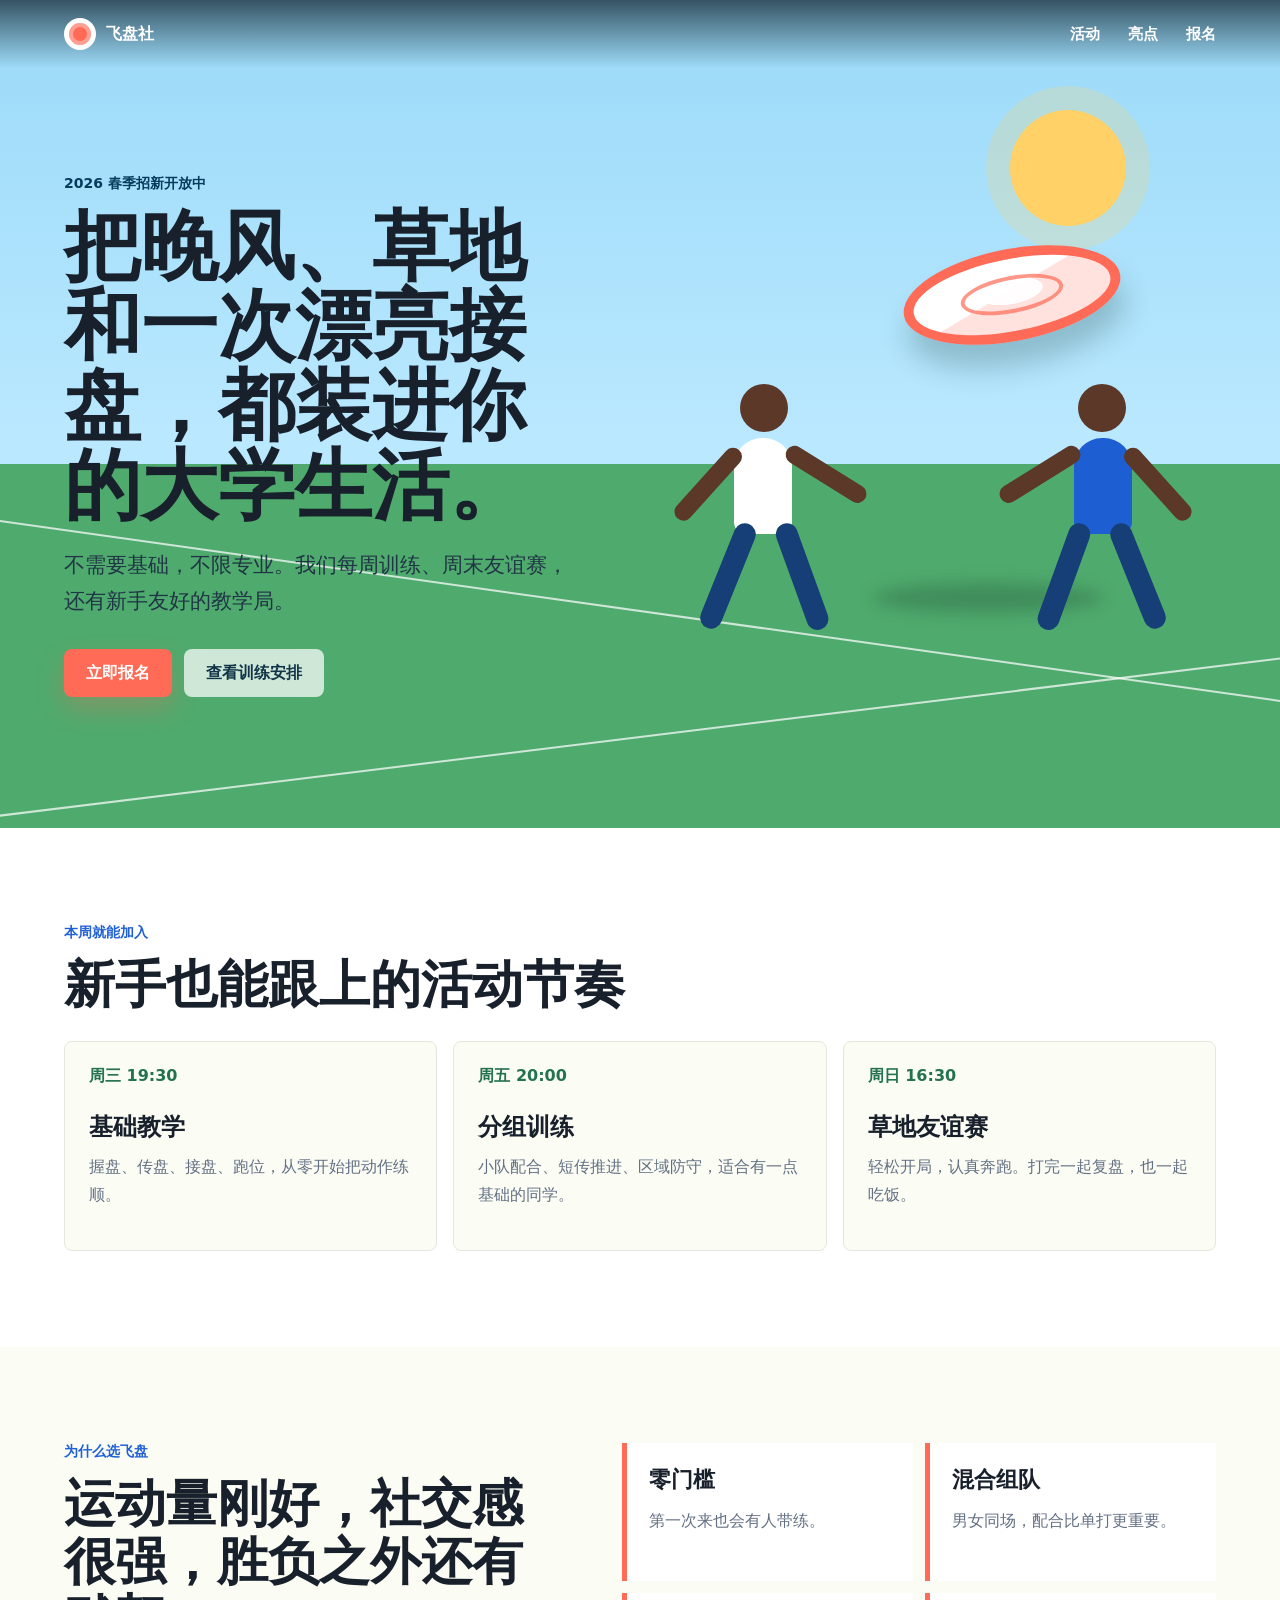
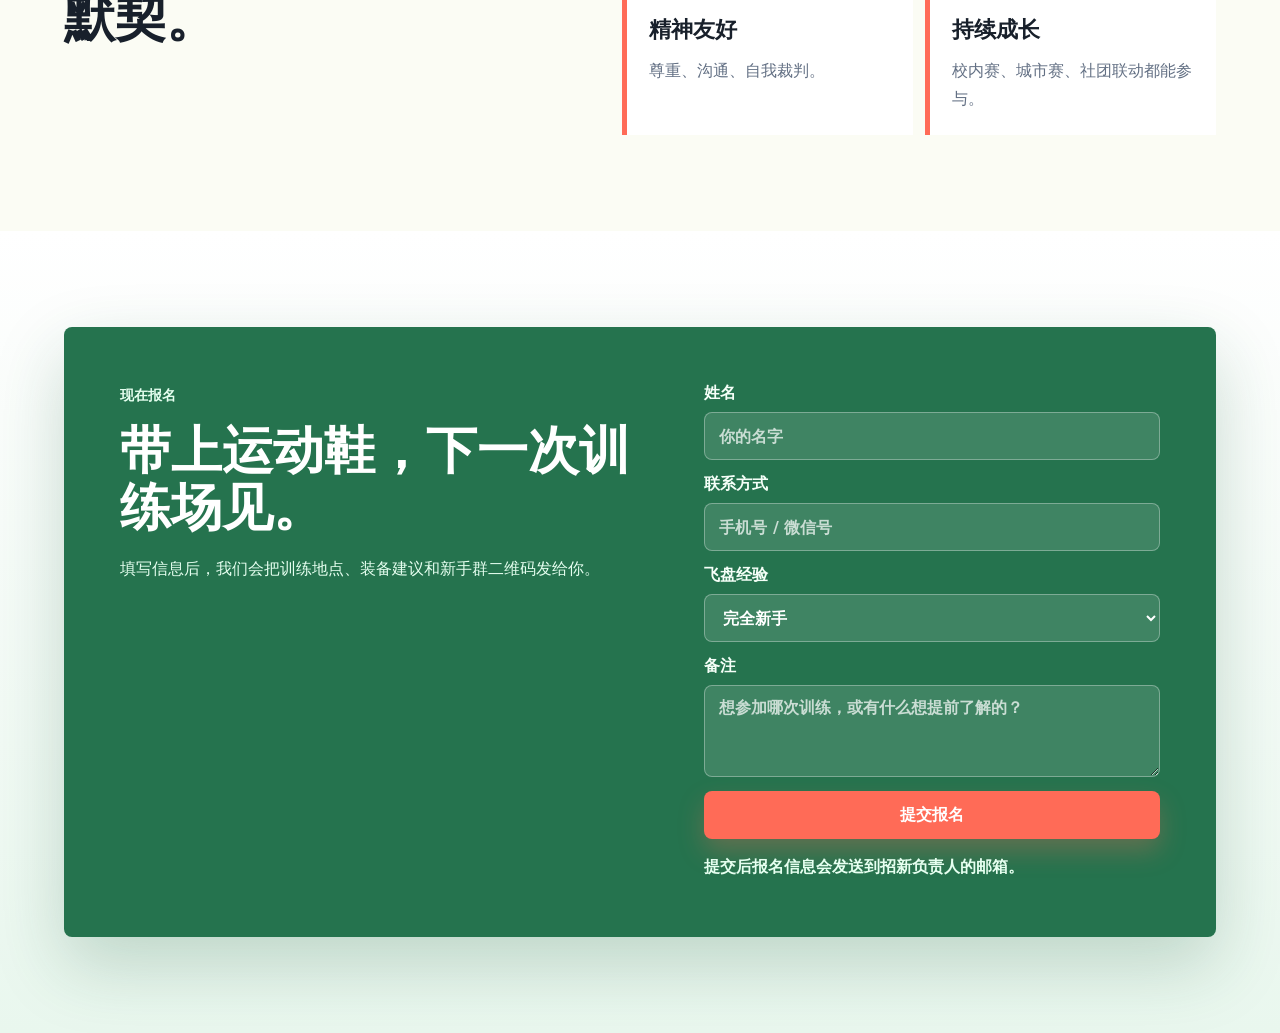
<file: index.html>
<!DOCTYPE html>
<html lang="zh-CN">
<head>
  <meta charset="UTF-8">
  <meta name="viewport" content="width=device-width, initial-scale=1.0">
  <title>飞盘社招新 | 一起起飞</title>
  <link rel="stylesheet" href="styles.css">
</head>
<body>
  <header class="topbar">
    <a class="brand" href="#home" aria-label="飞盘社首页">
      <span class="brand-mark"></span>
      <span>飞盘社</span>
    </a>
    <nav class="nav" aria-label="主要导航">
      <a href="#events">活动</a>
      <a href="#why">亮点</a>
      <a href="#join">报名</a>
    </nav>
  </header>

  <main>
    <section class="hero" id="home">
      <div class="hero-bg" aria-hidden="true">
        <div class="sun"></div>
        <div class="field-line field-line-one"></div>
        <div class="field-line field-line-two"></div>
      </div>
      <div class="hero-copy">
        <p class="eyebrow">2026 春季招新开放中</p>
        <h1>把晚风、草地和一次漂亮接盘，都装进你的大学生活。</h1>
        <p class="hero-text">
          不需要基础，不限专业。我们每周训练、周末友谊赛，还有新手友好的教学局。
        </p>
        <div class="hero-actions">
          <a class="button primary" href="#join">立即报名</a>
          <a class="button secondary" href="#events">查看训练安排</a>
        </div>
      </div>
      <div class="disc-stage" aria-label="飞盘运动插画">
        <div class="disc-shadow"></div>
        <div class="disc">
          <span></span>
        </div>
        <div class="player player-left">
          <div class="head"></div>
          <div class="body"></div>
          <div class="arm arm-back"></div>
          <div class="arm arm-front"></div>
          <div class="leg leg-back"></div>
          <div class="leg leg-front"></div>
        </div>
        <div class="player player-right">
          <div class="head"></div>
          <div class="body"></div>
          <div class="arm arm-back"></div>
          <div class="arm arm-front"></div>
          <div class="leg leg-back"></div>
          <div class="leg leg-front"></div>
        </div>
      </div>
    </section>

    <section class="section band" id="events">
      <div class="section-heading">
        <p class="eyebrow">本周就能加入</p>
        <h2>新手也能跟上的活动节奏</h2>
      </div>
      <div class="schedule">
        <article class="event-card">
          <time>周三 19:30</time>
          <h3>基础教学</h3>
          <p>握盘、传盘、接盘、跑位，从零开始把动作练顺。</p>
        </article>
        <article class="event-card">
          <time>周五 20:00</time>
          <h3>分组训练</h3>
          <p>小队配合、短传推进、区域防守，适合有一点基础的同学。</p>
        </article>
        <article class="event-card">
          <time>周日 16:30</time>
          <h3>草地友谊赛</h3>
          <p>轻松开局，认真奔跑。打完一起复盘，也一起吃饭。</p>
        </article>
      </div>
    </section>

    <section class="section split" id="why">
      <div>
        <p class="eyebrow">为什么选飞盘</p>
        <h2>运动量刚好，社交感很强，胜负之外还有默契。</h2>
      </div>
      <div class="feature-grid">
        <div class="feature">
          <strong>零门槛</strong>
          <span>第一次来也会有人带练。</span>
        </div>
        <div class="feature">
          <strong>混合组队</strong>
          <span>男女同场，配合比单打更重要。</span>
        </div>
        <div class="feature">
          <strong>精神友好</strong>
          <span>尊重、沟通、自我裁判。</span>
        </div>
        <div class="feature">
          <strong>持续成长</strong>
          <span>校内赛、城市赛、社团联动都能参与。</span>
        </div>
      </div>
    </section>

    <section class="section join" id="join">
      <div class="join-panel">
        <div>
          <p class="eyebrow">现在报名</p>
          <h2>带上运动鞋，下一次训练场见。</h2>
          <p>填写信息后，我们会把训练地点、装备建议和新手群二维码发给你。</p>
        </div>
        <form class="signup-form" action="https://formsubmit.co/tianyazhou@dicp.ac.cn" method="POST">
          <input type="hidden" name="_subject" value="新的飞盘社报名信息">
          <input type="hidden" name="_template" value="table">
          <input type="hidden" name="_next" value="https://yinyi20020212-crypto.github.io/frisbee-recruit/thanks.html">
          <label>
            姓名
            <input type="text" name="姓名" placeholder="你的名字" required>
          </label>
          <label>
            联系方式
            <input type="text" name="联系方式" placeholder="手机号 / 微信号" required>
          </label>
          <label>
            飞盘经验
            <select name="飞盘经验">
              <option>完全新手</option>
              <option>玩过几次</option>
              <option>有比赛经验</option>
            </select>
          </label>
          <label>
            备注
            <textarea name="备注" placeholder="想参加哪次训练，或有什么想提前了解的？"></textarea>
          </label>
          <button class="button primary" type="submit">提交报名</button>
          <p class="form-note" role="status">提交后报名信息会发送到招新负责人的邮箱。</p>
        </form>
      </div>
    </section>
  </main>

  <script src="script.js"></script>
</body>
</html>
</file>
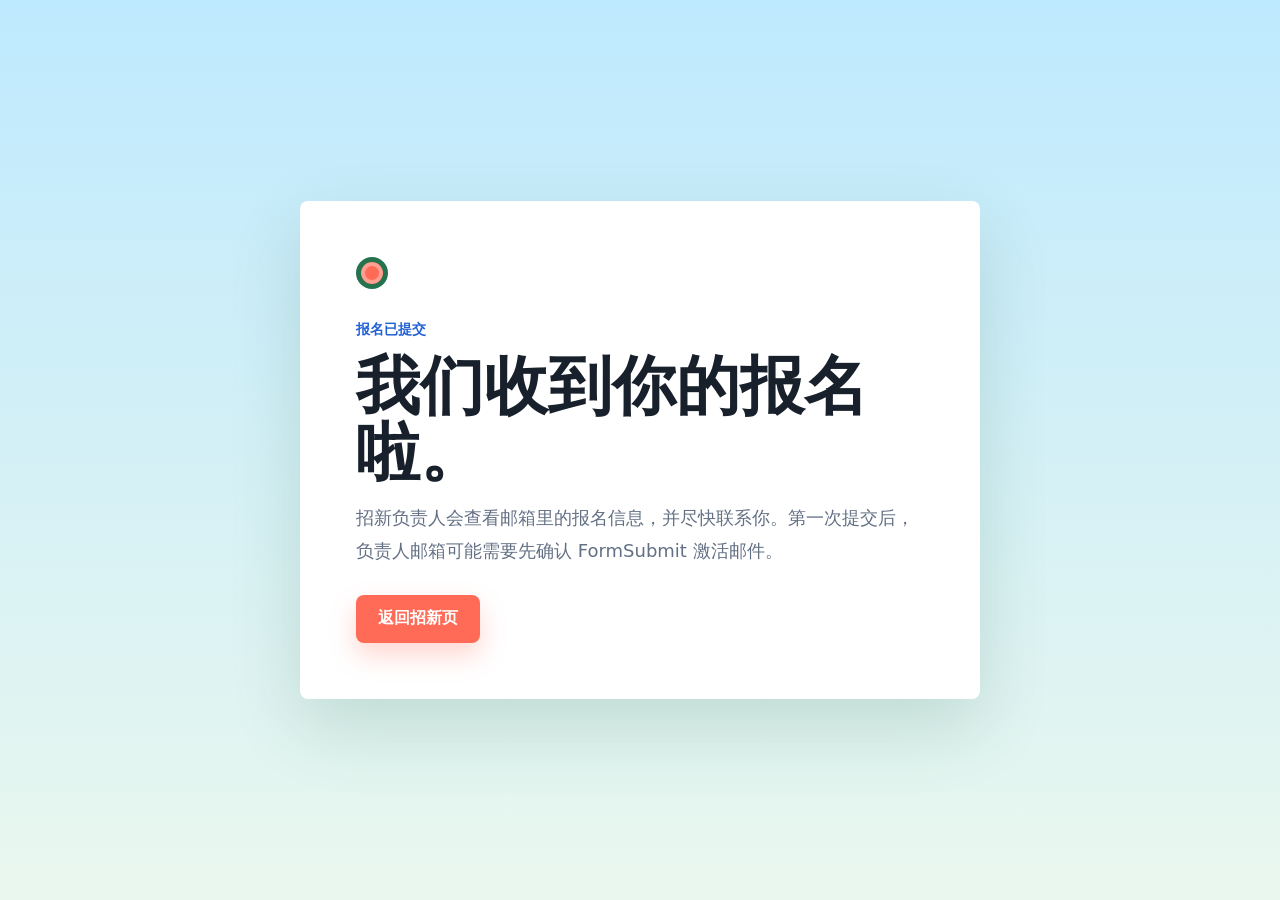
<file: thanks.html>
<!DOCTYPE html>
<html lang="zh-CN">
<head>
  <meta charset="UTF-8">
  <meta name="viewport" content="width=device-width, initial-scale=1.0">
  <title>报名已提交 | 飞盘社招新</title>
  <link rel="stylesheet" href="styles.css">
</head>
<body class="thanks-page">
  <main class="thanks">
    <div class="thanks-panel">
      <span class="brand-mark" aria-hidden="true"></span>
      <p class="eyebrow">报名已提交</p>
      <h1>我们收到你的报名啦。</h1>
      <p>招新负责人会查看邮箱里的报名信息，并尽快联系你。第一次提交后，负责人邮箱可能需要先确认 FormSubmit 激活邮件。</p>
      <a class="button primary" href="index.html">返回招新页</a>
    </div>
  </main>
</body>
</html>
</file>
<file: styles.css>
:root {
  --ink: #18202b;
  --muted: #637084;
  --paper: #fbfcf4;
  --grass: #4faa6d;
  --grass-dark: #25734e;
  --line: rgba(255, 255, 255, 0.72);
  --coral: #ff6b57;
  --sun: #ffd166;
  --sky: #b9e8ff;
  --blue: #2161d5;
  --radius: 8px;
}

* {
  box-sizing: border-box;
}

html {
  scroll-behavior: smooth;
}

body {
  margin: 0;
  color: var(--ink);
  font-family: system-ui, -apple-system, BlinkMacSystemFont, "Segoe UI", "Microsoft YaHei", "PingFang SC", sans-serif;
  background: var(--paper);
}

a {
  color: inherit;
  text-decoration: none;
}

.topbar {
  position: fixed;
  inset: 0 0 auto;
  z-index: 20;
  display: flex;
  align-items: center;
  justify-content: space-between;
  height: 68px;
  padding: 0 clamp(20px, 5vw, 64px);
  color: #fff;
  background: linear-gradient(180deg, rgba(14, 32, 42, 0.72), rgba(14, 32, 42, 0));
}

.brand,
.nav {
  display: flex;
  align-items: center;
}

.brand {
  gap: 10px;
  font-weight: 900;
}

.brand-mark {
  width: 32px;
  height: 32px;
  border: 5px solid #fff;
  border-radius: 50%;
  background: var(--coral);
  box-shadow: inset 0 0 0 4px rgba(255, 255, 255, 0.35);
}

.nav {
  gap: clamp(14px, 3vw, 28px);
  font-size: 15px;
  font-weight: 700;
}

.hero {
  position: relative;
  min-height: 92vh;
  display: grid;
  grid-template-columns: minmax(0, 0.95fr) minmax(360px, 1.05fr);
  align-items: center;
  gap: clamp(24px, 5vw, 64px);
  overflow: hidden;
  padding: 108px clamp(20px, 5vw, 72px) 64px;
  background:
    linear-gradient(180deg, rgba(55, 171, 225, 0.24), rgba(255, 255, 255, 0) 52%),
    linear-gradient(180deg, var(--sky) 0 56%, var(--grass) 56% 100%);
}

.hero-bg {
  position: absolute;
  inset: 0;
  pointer-events: none;
}

.sun {
  position: absolute;
  right: 12vw;
  top: 110px;
  width: 116px;
  aspect-ratio: 1;
  border-radius: 50%;
  background: var(--sun);
  box-shadow: 0 0 0 24px rgba(255, 209, 102, 0.22);
}

.field-line {
  position: absolute;
  left: -8vw;
  right: -8vw;
  bottom: 10vh;
  height: 2px;
  background: var(--line);
  transform: rotate(-7deg);
}

.field-line-two {
  bottom: 24vh;
  transform: rotate(8deg);
}

.hero-copy,
.disc-stage,
.section {
  position: relative;
  z-index: 1;
}

.eyebrow {
  margin: 0 0 14px;
  color: var(--blue);
  font-size: 14px;
  font-weight: 900;
  letter-spacing: 0;
}

.hero .eyebrow {
  color: #063b5c;
}

h1,
h2,
h3,
p {
  margin-top: 0;
}

h1 {
  max-width: 760px;
  margin-bottom: 22px;
  font-size: clamp(42px, 6vw, 82px);
  line-height: 1.04;
  letter-spacing: 0;
}

h2 {
  margin-bottom: 18px;
  font-size: clamp(28px, 4vw, 52px);
  line-height: 1.12;
  letter-spacing: 0;
}

h3 {
  margin-bottom: 10px;
  font-size: 24px;
}

.hero-text {
  max-width: 610px;
  margin-bottom: 30px;
  color: #203545;
  font-size: clamp(17px, 2vw, 21px);
  line-height: 1.7;
}

.hero-actions {
  display: flex;
  flex-wrap: wrap;
  gap: 12px;
}

.button {
  display: inline-flex;
  align-items: center;
  justify-content: center;
  min-height: 48px;
  padding: 0 22px;
  border: 0;
  border-radius: var(--radius);
  cursor: pointer;
  font: inherit;
  font-weight: 900;
  transition: transform 160ms ease, box-shadow 160ms ease, background 160ms ease;
}

.button:hover {
  transform: translateY(-2px);
}

.button:disabled {
  cursor: wait;
  opacity: 0.72;
  transform: none;
}

.primary {
  color: #fff;
  background: var(--coral);
  box-shadow: 0 12px 26px rgba(255, 107, 87, 0.28);
}

.secondary {
  color: #123449;
  background: rgba(255, 255, 255, 0.72);
  backdrop-filter: blur(10px);
}

.disc-stage {
  min-height: 520px;
}

.disc,
.disc-shadow,
.player {
  position: absolute;
}

.disc {
  left: 45%;
  top: 14%;
  width: clamp(128px, 18vw, 220px);
  aspect-ratio: 2.4 / 1;
  border-radius: 50%;
  background:
    radial-gradient(ellipse at 50% 45%, rgba(255,255,255,0.95) 0 22%, transparent 23%),
    linear-gradient(160deg, #fff 0 46%, #ffe1de 47% 100%);
  border: 10px solid var(--coral);
  transform: rotate(-11deg);
  box-shadow: 0 24px 28px rgba(20, 59, 50, 0.24);
  animation: floatDisc 3.8s ease-in-out infinite;
}

.disc span {
  position: absolute;
  inset: 24% 24%;
  border: 4px solid rgba(255, 107, 87, 0.7);
  border-radius: 50%;
}

.disc-shadow {
  left: 40%;
  bottom: 16%;
  width: 230px;
  height: 30px;
  border-radius: 50%;
  background: rgba(18, 50, 38, 0.24);
  filter: blur(8px);
}

.player {
  bottom: 10%;
  width: 132px;
  height: 260px;
}

.player-left {
  left: 9%;
}

.player-right {
  right: 8%;
  transform: scaleX(-1);
}

.head {
  position: absolute;
  left: 44px;
  top: 0;
  width: 48px;
  aspect-ratio: 1;
  border-radius: 50%;
  background: #5b3828;
}

.body {
  position: absolute;
  left: 38px;
  top: 54px;
  width: 58px;
  height: 96px;
  border-radius: 28px 28px 12px 12px;
  background: #fff;
}

.player-right .body {
  background: #1d5fd2;
}

.arm,
.leg {
  position: absolute;
  border-radius: 999px;
  transform-origin: top;
}

.arm {
  width: 18px;
  height: 92px;
  top: 66px;
  background: #5b3828;
}

.arm-back {
  left: 34px;
  transform: rotate(42deg);
}

.arm-front {
  left: 82px;
  transform: rotate(-58deg);
}

.leg {
  width: 22px;
  height: 112px;
  top: 140px;
  background: #163f77;
}

.leg-back {
  left: 42px;
  transform: rotate(22deg);
}

.leg-front {
  left: 76px;
  transform: rotate(-20deg);
}

.section {
  padding: clamp(56px, 8vw, 96px) clamp(20px, 5vw, 72px);
}

.band {
  background: #fff;
}

.section-heading {
  max-width: 760px;
  margin-bottom: 28px;
}

.schedule {
  display: grid;
  grid-template-columns: repeat(3, minmax(0, 1fr));
  gap: 16px;
}

.event-card {
  min-height: 210px;
  padding: 24px;
  border: 1px solid #e4e8dc;
  border-radius: var(--radius);
  background: #fbfcf4;
}

.event-card time {
  display: inline-flex;
  margin-bottom: 24px;
  color: var(--grass-dark);
  font-weight: 900;
}

.event-card p,
.feature span,
.join-panel p {
  color: var(--muted);
  line-height: 1.75;
}

.split {
  display: grid;
  grid-template-columns: minmax(0, 0.9fr) minmax(320px, 1.1fr);
  gap: clamp(28px, 6vw, 72px);
  align-items: start;
}

.feature-grid {
  display: grid;
  grid-template-columns: repeat(2, minmax(0, 1fr));
  gap: 12px;
}

.feature {
  min-height: 138px;
  padding: 22px;
  border-left: 5px solid var(--coral);
  background: #fff;
}

.feature strong,
.feature span {
  display: block;
}

.feature strong {
  margin-bottom: 12px;
  font-size: 22px;
}

.join {
  background: linear-gradient(180deg, #fff 0, #e9f7ee 100%);
}

.join-panel {
  display: grid;
  grid-template-columns: minmax(0, 0.9fr) minmax(320px, 0.8fr);
  gap: clamp(28px, 6vw, 72px);
  align-items: start;
  max-width: 1180px;
  margin: 0 auto;
  padding: clamp(28px, 5vw, 56px);
  border-radius: var(--radius);
  color: #fff;
  background: var(--grass-dark);
  box-shadow: 0 28px 70px rgba(27, 89, 58, 0.22);
}

.join-panel .eyebrow,
.join-panel p {
  color: #e6fff0;
}

.signup-form {
  display: grid;
  gap: 14px;
}

label {
  display: grid;
  gap: 8px;
  color: #f5fff8;
  font-weight: 700;
}

input,
select,
textarea {
  width: 100%;
  padding: 0 14px;
  border: 1px solid rgba(255, 255, 255, 0.32);
  border-radius: var(--radius);
  color: #fff;
  font: inherit;
  background: rgba(255, 255, 255, 0.12);
  outline: none;
}

input,
select {
  height: 48px;
}

textarea {
  min-height: 92px;
  padding-top: 12px;
  resize: vertical;
}

input::placeholder,
textarea::placeholder {
  color: rgba(255, 255, 255, 0.72);
}

select option {
  color: var(--ink);
}

.form-note {
  min-height: 24px;
  margin: 0;
  font-weight: 700;
}

.thanks-page {
  min-height: 100vh;
  background:
    linear-gradient(180deg, rgba(185, 232, 255, 0.92), rgba(233, 247, 238, 0.96)),
    var(--paper);
}

.thanks {
  min-height: 100vh;
  display: grid;
  place-items: center;
  padding: 32px 20px;
}

.thanks-panel {
  width: min(680px, 100%);
  padding: clamp(28px, 6vw, 56px);
  border-radius: var(--radius);
  background: #fff;
  box-shadow: 0 28px 70px rgba(27, 89, 58, 0.16);
}

.thanks-panel .brand-mark {
  display: inline-block;
  margin-bottom: 28px;
  border-color: var(--grass-dark);
}

.thanks-panel h1 {
  margin-bottom: 16px;
  font-size: clamp(36px, 6vw, 64px);
}

.thanks-panel p:not(.eyebrow) {
  margin-bottom: 28px;
  color: var(--muted);
  font-size: 18px;
  line-height: 1.8;
}

@keyframes floatDisc {
  0%, 100% {
    transform: translateY(0) rotate(-11deg);
  }
  50% {
    transform: translateY(-18px) rotate(-5deg);
  }
}

@media (max-width: 860px) {
  .topbar {
    height: 62px;
  }

  .hero,
  .split,
  .join-panel {
    grid-template-columns: 1fr;
  }

  .hero {
    min-height: auto;
    padding-top: 92px;
  }

  .disc-stage {
    min-height: 410px;
  }

  .schedule,
  .feature-grid {
    grid-template-columns: 1fr;
  }

  .player {
    transform: scale(0.82);
  }

  .player-right {
    transform: scaleX(-1) scale(0.82);
  }
}

@media (max-width: 540px) {
  .nav {
    display: none;
  }

  h1 {
    font-size: 40px;
  }

  .hero-actions,
  .button {
    width: 100%;
  }

  .disc-stage {
    min-height: 320px;
  }

  .disc {
    left: 36%;
    top: 10%;
  }

  .player {
    bottom: 0;
  }

  .player-left {
    left: -14px;
  }

  .player-right {
    right: -18px;
  }
}
</file>
